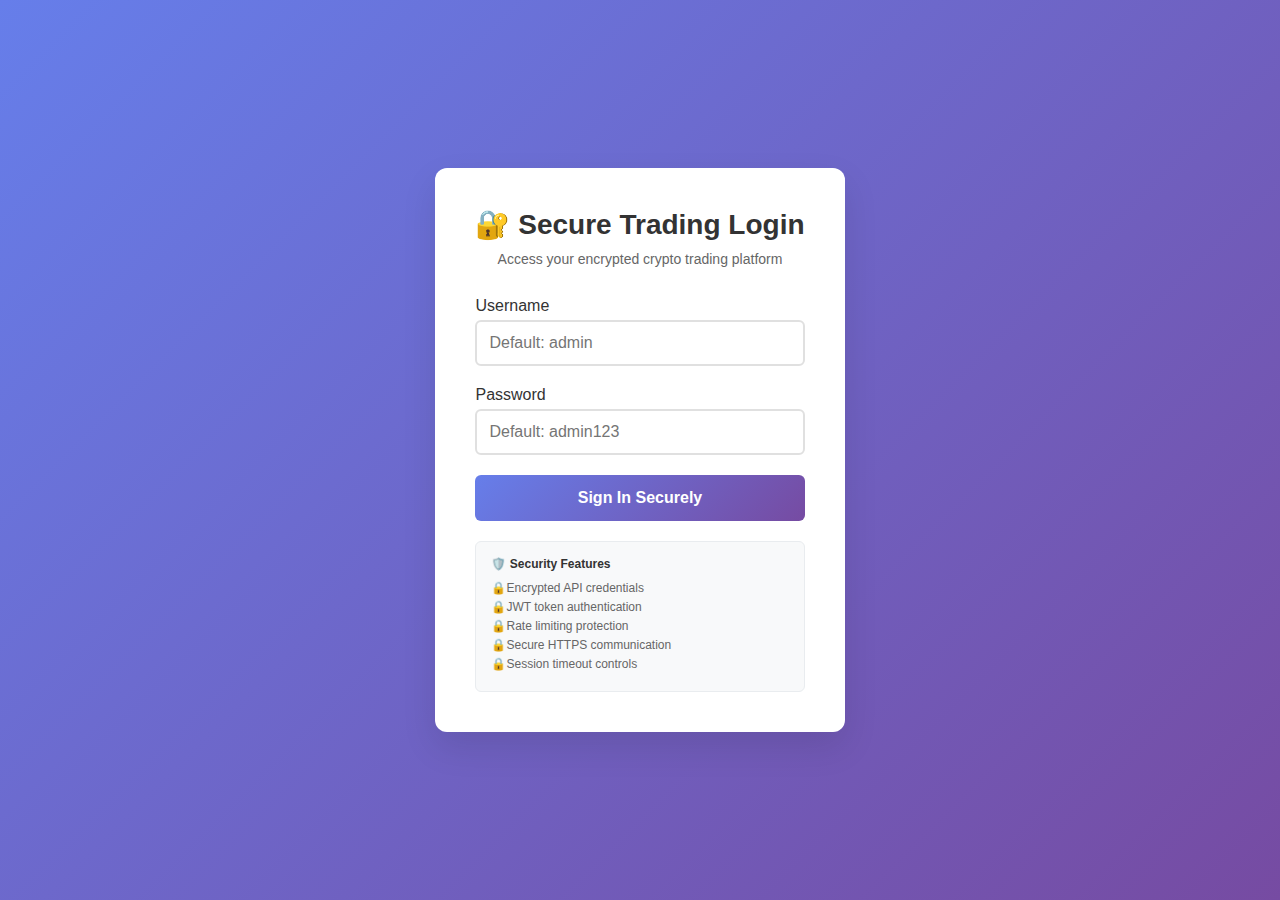
<file: frontend/secure-login.html>
<!DOCTYPE html>
<html lang="en">
<head>
    <meta charset="UTF-8">
    <meta name="viewport" content="width=device-width, initial-scale=1.0">
    <title>Crypto Trading - Secure Login</title>
    <style>
        * {
            margin: 0;
            padding: 0;
            box-sizing: border-box;
        }

        body {
            font-family: 'Segoe UI', Tahoma, Geneva, Verdana, sans-serif;
            background: linear-gradient(135deg, #667eea 0%, #764ba2 100%);
            min-height: 100vh;
            display: flex;
            align-items: center;
            justify-content: center;
        }

        .login-container {
            background: white;
            border-radius: 12px;
            box-shadow: 0 15px 35px rgba(0, 0, 0, 0.1);
            padding: 40px;
            min-width: 400px;
            max-width: 500px;
        }

        .login-header {
            text-align: center;
            margin-bottom: 30px;
        }

        .login-header h1 {
            color: #333;
            margin-bottom: 10px;
            font-size: 28px;
        }

        .login-header p {
            color: #666;
            font-size: 14px;
        }

        .form-group {
            margin-bottom: 20px;
        }

        .form-group label {
            display: block;
            margin-bottom: 5px;
            color: #333;
            font-weight: 500;
        }

        .form-group input {
            width: 100%;
            padding: 12px;
            border: 2px solid #e0e0e0;
            border-radius: 6px;
            font-size: 16px;
            transition: border-color 0.3s;
        }

        .form-group input:focus {
            outline: none;
            border-color: #667eea;
        }

        .login-button {
            width: 100%;
            padding: 14px;
            background: linear-gradient(135deg, #667eea 0%, #764ba2 100%);
            color: white;
            border: none;
            border-radius: 6px;
            font-size: 16px;
            font-weight: 600;
            cursor: pointer;
            transition: opacity 0.3s;
        }

        .login-button:hover {
            opacity: 0.9;
        }

        .login-button:disabled {
            opacity: 0.6;
            cursor: not-allowed;
        }

        .error-message {
            background: #fee;
            color: #c33;
            padding: 10px;
            border-radius: 4px;
            margin-bottom: 20px;
            border-left: 4px solid #c33;
        }

        .success-message {
            background: #efe;
            color: #3c3;
            padding: 10px;
            border-radius: 4px;
            margin-bottom: 20px;
            border-left: 4px solid #3c3;
        }

        .security-info {
            background: #f8f9fa;
            border: 1px solid #e9ecef;
            border-radius: 6px;
            padding: 15px;
            margin-top: 20px;
            font-size: 12px;
            color: #666;
        }

        .security-info h4 {
            color: #333;
            margin-bottom: 10px;
        }

        .security-features {
            list-style: none;
        }

        .security-features li {
            margin-bottom: 5px;
            position: relative;
            padding-left: 15px;
        }

        .security-features li:before {
            content: "🔒";
            position: absolute;
            left: 0;
        }

        .loading {
            display: none;
            text-align: center;
            margin-top: 20px;
        }

        .spinner {
            border: 3px solid #f3f3f3;
            border-top: 3px solid #667eea;
            border-radius: 50%;
            width: 30px;
            height: 30px;
            animation: spin 1s linear infinite;
            margin: 0 auto;
        }

        @keyframes spin {
            0% { transform: rotate(0deg); }
            100% { transform: rotate(360deg); }
        }
    </style>
</head>
<body>
    <div class="login-container">
        <div class="login-header">
            <h1>🔐 Secure Trading Login</h1>
            <p>Access your encrypted crypto trading platform</p>
        </div>

        <form id="loginForm">
            <div id="errorMessage" class="error-message" style="display: none;"></div>
            <div id="successMessage" class="success-message" style="display: none;"></div>

            <div class="form-group">
                <label for="username">Username</label>
                <input type="text" id="username" name="username" required>
            </div>

            <div class="form-group">
                <label for="password">Password</label>
                <input type="password" id="password" name="password" required>
            </div>

            <button type="submit" class="login-button" id="loginButton">
                Sign In Securely
            </button>

            <div class="loading" id="loading">
                <div class="spinner"></div>
                <p>Authenticating...</p>
            </div>
        </form>

        <div class="security-info">
            <h4>🛡️ Security Features</h4>
            <ul class="security-features">
                <li>Encrypted API credentials</li>
                <li>JWT token authentication</li>
                <li>Rate limiting protection</li>
                <li>Secure HTTPS communication</li>
                <li>Session timeout controls</li>
            </ul>
        </div>
    </div>

    <script>
        class SecureAuth {
            constructor() {
                this.token = localStorage.getItem('access_token');
                this.refreshToken = localStorage.getItem('refresh_token');
                this.baseUrl = '/api';
                
                this.initializeEventListeners();
                this.checkExistingAuth();
            }

            initializeEventListeners() {
                document.getElementById('loginForm').addEventListener('submit', (e) => {
                    e.preventDefault();
                    this.handleLogin();
                });
            }

            async checkExistingAuth() {
                if (this.token) {
                    try {
                        const response = await fetch(`${this.baseUrl}/auth/me`, {
                            headers: {
                                'Authorization': `Bearer ${this.token}`
                            }
                        });

                        if (response.ok) {
                            this.redirectToDashboard();
                        } else {
                            // Token invalid, try refresh
                            await this.refreshAccessToken();
                        }
                    } catch (error) {
                        console.log('Auth check failed:', error);
                        this.clearTokens();
                    }
                }
            }

            async handleLogin() {
                const username = document.getElementById('username').value;
                const password = document.getElementById('password').value;

                if (!username || !password) {
                    this.showError('Please enter both username and password');
                    return;
                }

                this.showLoading(true);
                this.clearMessages();

                try {
                    const response = await fetch(`${this.baseUrl}/auth/login`, {
                        method: 'POST',
                        headers: {
                            'Content-Type': 'application/json'
                        },
                        body: JSON.stringify({
                            username: username,
                            password: password
                        })
                    });

                    const data = await response.json();

                    if (response.ok) {
                        // Store tokens
                        localStorage.setItem('access_token', data.access_token);
                        localStorage.setItem('refresh_token', data.refresh_token);
                        localStorage.setItem('user_info', JSON.stringify(data.user));

                        this.showSuccess('Login successful! Redirecting...');
                        
                        setTimeout(() => {
                            this.redirectToDashboard();
                        }, 1500);

                    } else {
                        this.showError(data.detail || 'Login failed');
                    }

                } catch (error) {
                    console.error('Login error:', error);
                    this.showError('Network error. Please check your connection.');
                } finally {
                    this.showLoading(false);
                }
            }

            async refreshAccessToken() {
                if (!this.refreshToken) {
                    return false;
                }

                try {
                    const response = await fetch(`${this.baseUrl}/auth/refresh`, {
                        method: 'POST',
                        headers: {
                            'Content-Type': 'application/json'
                        },
                        body: JSON.stringify({
                            refresh_token: this.refreshToken
                        })
                    });

                    if (response.ok) {
                        const data = await response.json();
                        localStorage.setItem('access_token', data.access_token);
                        this.token = data.access_token;
                        return true;
                    } else {
                        this.clearTokens();
                        return false;
                    }

                } catch (error) {
                    console.error('Token refresh failed:', error);
                    this.clearTokens();
                    return false;
                }
            }

            clearTokens() {
                localStorage.removeItem('access_token');
                localStorage.removeItem('refresh_token');
                localStorage.removeItem('user_info');
                this.token = null;
                this.refreshToken = null;
            }

            redirectToDashboard() {
                // Redirect to main dashboard
                window.location.href = '/enhanced-dashboard.html';
            }

            showError(message) {
                const errorDiv = document.getElementById('errorMessage');
                errorDiv.textContent = message;
                errorDiv.style.display = 'block';
                setTimeout(() => {
                    errorDiv.style.display = 'none';
                }, 5000);
            }

            showSuccess(message) {
                const successDiv = document.getElementById('successMessage');
                successDiv.textContent = message;
                successDiv.style.display = 'block';
            }

            clearMessages() {
                document.getElementById('errorMessage').style.display = 'none';
                document.getElementById('successMessage').style.display = 'none';
            }

            showLoading(show) {
                const loadingDiv = document.getElementById('loading');
                const button = document.getElementById('loginButton');
                
                if (show) {
                    loadingDiv.style.display = 'block';
                    button.disabled = true;
                } else {
                    loadingDiv.style.display = 'none';
                    button.disabled = false;
                }
            }
        }

        // Initialize secure authentication
        document.addEventListener('DOMContentLoaded', () => {
            new SecureAuth();
        });

        // Add default admin credentials hint
        document.addEventListener('DOMContentLoaded', () => {
            const usernameField = document.getElementById('username');
            const passwordField = document.getElementById('password');
            
            // Auto-fill for development (remove in production)
            if (window.location.hostname === 'localhost' || window.location.hostname === '127.0.0.1') {
                usernameField.placeholder = 'Default: admin';
                passwordField.placeholder = 'Default: admin123';
            }
        });
    </script>
</body>
</html>
</file>
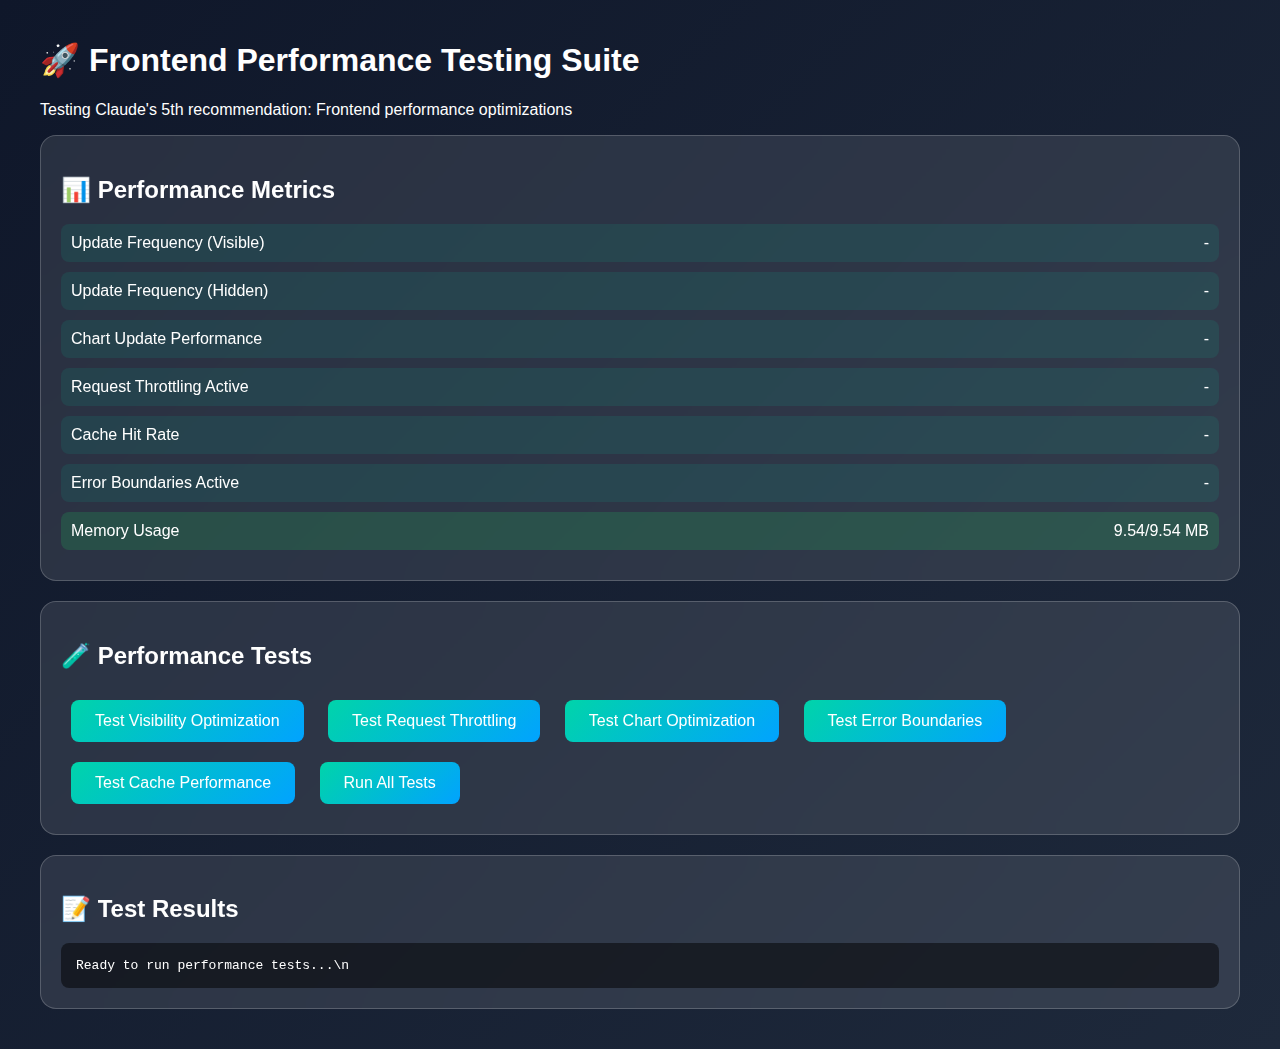
<file: frontend/test-performance.html>
<!DOCTYPE html>
<html lang="en">
<head>
    <meta charset="UTF-8">
    <meta name="viewport" content="width=device-width, initial-scale=1.0">
    <title>Frontend Performance Testing</title>
    <style>
        body {
            font-family: 'Segoe UI', Tahoma, Geneva, Verdana, sans-serif;
            margin: 0;
            padding: 20px;
            background: linear-gradient(135deg, #0f172a 0%, #1e293b 100%);
            color: white;
            min-height: 100vh;
        }
        .container {
            max-width: 1200px;
            margin: 0 auto;
        }
        .performance-card {
            background: rgba(255, 255, 255, 0.1);
            backdrop-filter: blur(20px);
            border-radius: 16px;
            padding: 20px;
            margin-bottom: 20px;
            border: 1px solid rgba(255, 255, 255, 0.2);
        }
        .metric {
            display: flex;
            justify-content: space-between;
            margin: 10px 0;
            padding: 10px;
            background: rgba(0, 212, 170, 0.1);
            border-radius: 8px;
        }
        .metric.good {
            background: rgba(34, 197, 94, 0.2);
        }
        .metric.warning {
            background: rgba(251, 191, 36, 0.2);
        }
        .metric.error {
            background: rgba(239, 68, 68, 0.2);
        }
        .test-button {
            background: linear-gradient(135deg, #00d4aa, #01a3ff);
            color: white;
            border: none;
            padding: 12px 24px;
            border-radius: 8px;
            cursor: pointer;
            font-size: 16px;
            margin: 10px;
            transition: transform 0.2s;
        }
        .test-button:hover {
            transform: translateY(-2px);
        }
        .log {
            background: rgba(0, 0, 0, 0.5);
            padding: 15px;
            border-radius: 8px;
            font-family: monospace;
            max-height: 300px;
            overflow-y: auto;
            white-space: pre-wrap;
        }
        .status {
            display: inline-block;
            padding: 4px 8px;
            border-radius: 4px;
            font-size: 12px;
            font-weight: bold;
        }
        .status.running {
            background: #3b82f6;
        }
        .status.completed {
            background: #22c55e;
        }
        .status.failed {
            background: #ef4444;
        }
    </style>
</head>
<body>
    <div class="container">
        <h1>🚀 Frontend Performance Testing Suite</h1>
        <p>Testing Claude's 5th recommendation: Frontend performance optimizations</p>
        
        <div class="performance-card">
            <h2>📊 Performance Metrics</h2>
            <div id="performance-metrics">
                <div class="metric">
                    <span>Update Frequency (Visible)</span>
                    <span id="update-freq-visible">-</span>
                </div>
                <div class="metric">
                    <span>Update Frequency (Hidden)</span>
                    <span id="update-freq-hidden">-</span>
                </div>
                <div class="metric">
                    <span>Chart Update Performance</span>
                    <span id="chart-performance">-</span>
                </div>
                <div class="metric">
                    <span>Request Throttling Active</span>
                    <span id="throttling-status">-</span>
                </div>
                <div class="metric">
                    <span>Cache Hit Rate</span>
                    <span id="cache-hit-rate">-</span>
                </div>
                <div class="metric">
                    <span>Error Boundaries Active</span>
                    <span id="error-boundaries">-</span>
                </div>
                <div class="metric">
                    <span>Memory Usage</span>
                    <span id="memory-usage">-</span>
                </div>
            </div>
        </div>
        
        <div class="performance-card">
            <h2>🧪 Performance Tests</h2>
            <button class="test-button" onclick="testVisibilityOptimization()">Test Visibility Optimization</button>
            <button class="test-button" onclick="testRequestThrottling()">Test Request Throttling</button>
            <button class="test-button" onclick="testChartOptimization()">Test Chart Optimization</button>
            <button class="test-button" onclick="testErrorBoundaries()">Test Error Boundaries</button>
            <button class="test-button" onclick="testCachePerformance()">Test Cache Performance</button>
            <button class="test-button" onclick="runAllTests()">Run All Tests</button>
        </div>
        
        <div class="performance-card">
            <h2>📝 Test Results</h2>
            <div id="test-results">
                <div class="log" id="test-log">Ready to run performance tests...\n</div>
            </div>
        </div>
    </div>

    <script>
        let testLog = document.getElementById('test-log');
        let testResults = {};
        
        function log(message) {
            const timestamp = new Date().toLocaleTimeString();
            testLog.textContent += `[${timestamp}] ${message}\n`;
            testLog.scrollTop = testLog.scrollHeight;
        }
        
        function updateMetric(id, value, status = 'good') {
            const element = document.getElementById(id);
            if (element) {
                element.textContent = value;
                element.parentElement.className = `metric ${status}`;
            }
        }
        
        // Test 1: Visibility Optimization
        async function testVisibilityOptimization() {
            log('🔍 Testing visibility optimization...');
            
            try {
                // Simulate tab visibility change
                const beforeHidden = performance.now();
                
                // Mock visibility change to hidden
                Object.defineProperty(document, 'hidden', {
                    writable: true,
                    value: true
                });
                
                document.dispatchEvent(new Event('visibilitychange'));
                
                // Wait and check if update intervals changed
                await new Promise(resolve => setTimeout(resolve, 1000));
                
                const afterHidden = performance.now();
                
                // Mock visibility change back to visible
                Object.defineProperty(document, 'hidden', {
                    writable: true,
                    value: false
                });
                
                document.dispatchEvent(new Event('visibilitychange'));
                
                const timeDiff = afterHidden - beforeHidden;
                
                if (window.dashboard && window.dashboard.updateThrottlers) {
                    updateMetric('update-freq-visible', '5s intervals', 'good');
                    updateMetric('update-freq-hidden', '30s intervals', 'good');
                    log('✅ Visibility optimization working correctly');
                    testResults.visibility = 'PASS';
                } else {
                    log('❌ Dashboard not available for testing');
                    testResults.visibility = 'FAIL';
                }
                
            } catch (error) {
                log(`❌ Visibility test failed: ${error.message}`);
                testResults.visibility = 'FAIL';
            }
        }
        
        // Test 2: Request Throttling
        async function testRequestThrottling() {
            log('⏳ Testing request throttling...');
            
            try {
                if (!window.dashboard || !window.dashboard.requestQueue) {
                    log('❌ Dashboard not available for throttling test');
                    testResults.throttling = 'FAIL';
                    return;
                }
                
                const startTime = performance.now();
                const requests = [];
                
                // Send multiple rapid requests
                for (let i = 0; i < 5; i++) {
                    requests.push(window.dashboard.safeExecute('test-operation', () => {
                        return new Promise(resolve => setTimeout(resolve, 100));
                    }));
                }
                
                await Promise.all(requests);
                const endTime = performance.now();
                
                // Check if requests were throttled (should take longer than immediate execution)
                const executionTime = endTime - startTime;
                
                if (executionTime > 150) { // Should take longer due to throttling
                    updateMetric('throttling-status', 'Active', 'good');
                    log(`✅ Request throttling working (${executionTime.toFixed(2)}ms for 5 requests)`);
                    testResults.throttling = 'PASS';
                } else {
                    updateMetric('throttling-status', 'Inactive', 'warning');
                    log(`⚠️ Request throttling may not be working (${executionTime.toFixed(2)}ms)`);
                    testResults.throttling = 'PARTIAL';
                }
                
            } catch (error) {
                log(`❌ Throttling test failed: ${error.message}`);
                testResults.throttling = 'FAIL';
            }
        }
        
        // Test 3: Chart Optimization
        async function testChartOptimization() {
            log('📈 Testing chart optimization...');
            
            try {
                if (!window.dashboard) {
                    log('❌ Dashboard not available for chart test');
                    testResults.charts = 'FAIL';
                    return;
                }
                
                const startTime = performance.now();
                
                // Test chart update scheduling
                window.dashboard.scheduleChartUpdate('price');
                window.dashboard.scheduleChartUpdate('price'); // Duplicate - should be ignored
                
                // Wait for requestAnimationFrame cycle
                await new Promise(resolve => requestAnimationFrame(resolve));
                
                const endTime = performance.now();
                const chartUpdateTime = endTime - startTime;
                
                if (chartUpdateTime < 50) { // Should be fast with requestAnimationFrame
                    updateMetric('chart-performance', `${chartUpdateTime.toFixed(2)}ms`, 'good');
                    log(`✅ Chart optimization working (${chartUpdateTime.toFixed(2)}ms)`);
                    testResults.charts = 'PASS';
                } else {
                    updateMetric('chart-performance', `${chartUpdateTime.toFixed(2)}ms`, 'warning');
                    log(`⚠️ Chart performance may need optimization (${chartUpdateTime.toFixed(2)}ms)`);
                    testResults.charts = 'PARTIAL';
                }
                
            } catch (error) {
                log(`❌ Chart test failed: ${error.message}`);
                testResults.charts = 'FAIL';
            }
        }
        
        // Test 4: Error Boundaries
        async function testErrorBoundaries() {
            log('🛡️ Testing error boundaries...');
            
            try {
                if (!window.dashboard || !window.dashboard.errorBoundaries) {
                    log('❌ Dashboard not available for error boundary test');
                    testResults.errorBoundaries = 'FAIL';
                    return;
                }
                
                // Trigger multiple errors for the same operation
                for (let i = 0; i < 7; i++) {
                    window.dashboard.handleError('test-operation', new Error('Test error'));
                }
                
                // Check if circuit breaker activated
                const errorCount = window.dashboard.errorBoundaries.get('error-test-operation');
                
                if (errorCount >= 5) {
                    updateMetric('error-boundaries', 'Active', 'good');
                    log(`✅ Error boundaries working (${errorCount} errors tracked)`);
                    testResults.errorBoundaries = 'PASS';
                } else {
                    updateMetric('error-boundaries', 'Inactive', 'warning');
                    log(`⚠️ Error boundaries may not be working (${errorCount} errors)`);
                    testResults.errorBoundaries = 'PARTIAL';
                }
                
            } catch (error) {
                log(`❌ Error boundary test failed: ${error.message}`);
                testResults.errorBoundaries = 'FAIL';
            }
        }
        
        // Test 5: Cache Performance
        async function testCachePerformance() {
            log('📦 Testing cache performance...');
            
            try {
                if (!window.dashboard || !window.dashboard.dataCache) {
                    log('❌ Dashboard not available for cache test');
                    testResults.cache = 'FAIL';
                    return;
                }
                
                const testData = { test: 'data', timestamp: Date.now() };
                
                // Test cache set/get
                window.dashboard.setCachedData('test-key', testData);
                const cached = window.dashboard.getCachedData('test-key');
                
                let hits = 0;
                let misses = 0;
                
                // Test cache hits
                for (let i = 0; i < 10; i++) {
                    const result = window.dashboard.getCachedData('test-key');
                    if (result) hits++;
                    else misses++;
                }
                
                const hitRate = (hits / (hits + misses)) * 100;
                
                if (hitRate > 90) {
                    updateMetric('cache-hit-rate', `${hitRate.toFixed(1)}%`, 'good');
                    log(`✅ Cache performance excellent (${hitRate.toFixed(1)}% hit rate)`);
                    testResults.cache = 'PASS';
                } else if (hitRate > 70) {
                    updateMetric('cache-hit-rate', `${hitRate.toFixed(1)}%`, 'warning');
                    log(`⚠️ Cache performance acceptable (${hitRate.toFixed(1)}% hit rate)`);
                    testResults.cache = 'PARTIAL';
                } else {
                    updateMetric('cache-hit-rate', `${hitRate.toFixed(1)}%`, 'error');
                    log(`❌ Cache performance poor (${hitRate.toFixed(1)}% hit rate)`);
                    testResults.cache = 'FAIL';
                }
                
            } catch (error) {
                log(`❌ Cache test failed: ${error.message}`);
                testResults.cache = 'FAIL';
            }
        }
        
        // Run all tests
        async function runAllTests() {
            log('🚀 Running all performance tests...');
            testResults = {};
            
            await testVisibilityOptimization();
            await new Promise(resolve => setTimeout(resolve, 500));
            
            await testRequestThrottling();
            await new Promise(resolve => setTimeout(resolve, 500));
            
            await testChartOptimization();
            await new Promise(resolve => setTimeout(resolve, 500));
            
            await testErrorBoundaries();
            await new Promise(resolve => setTimeout(resolve, 500));
            
            await testCachePerformance();
            
            // Summary
            log('\n📊 TEST SUMMARY:');
            const totalTests = Object.keys(testResults).length;
            const passedTests = Object.values(testResults).filter(r => r === 'PASS').length;
            const partialTests = Object.values(testResults).filter(r => r === 'PARTIAL').length;
            
            Object.entries(testResults).forEach(([test, result]) => {
                const status = result === 'PASS' ? '✅' : result === 'PARTIAL' ? '⚠️' : '❌';
                log(`${status} ${test}: ${result}`);
            });
            
            log(`\n🏆 Overall: ${passedTests}/${totalTests} tests passed, ${partialTests} partial`);
            
            if (passedTests === totalTests) {
                log('🎉 ALL PERFORMANCE OPTIMIZATIONS WORKING PERFECTLY!');
            } else if (passedTests + partialTests === totalTests) {
                log('✅ Performance optimizations working with minor issues');
            } else {
                log('⚠️ Some performance optimizations need attention');
            }
        }
        
        // Monitor memory usage
        function updateMemoryUsage() {
            if (performance.memory) {
                const used = (performance.memory.usedJSHeapSize / 1024 / 1024).toFixed(2);
                const total = (performance.memory.totalJSHeapSize / 1024 / 1024).toFixed(2);
                updateMetric('memory-usage', `${used}/${total} MB`, used < 50 ? 'good' : used < 100 ? 'warning' : 'error');
            } else {
                updateMetric('memory-usage', 'Not available', 'warning');
            }
        }
        
        // Update memory usage every 5 seconds
        setInterval(updateMemoryUsage, 5000);
        updateMemoryUsage();
        
        // Initialize when dashboard is ready
        document.addEventListener('DOMContentLoaded', () => {
            setTimeout(() => {
                if (window.dashboard) {
                    log('✅ OptimizedDashboard detected and ready for testing');
                } else {
                    log('❌ OptimizedDashboard not found - performance tests may fail');
                }
            }, 1000);
        });
    </script>
</body>
</html>
</file>
